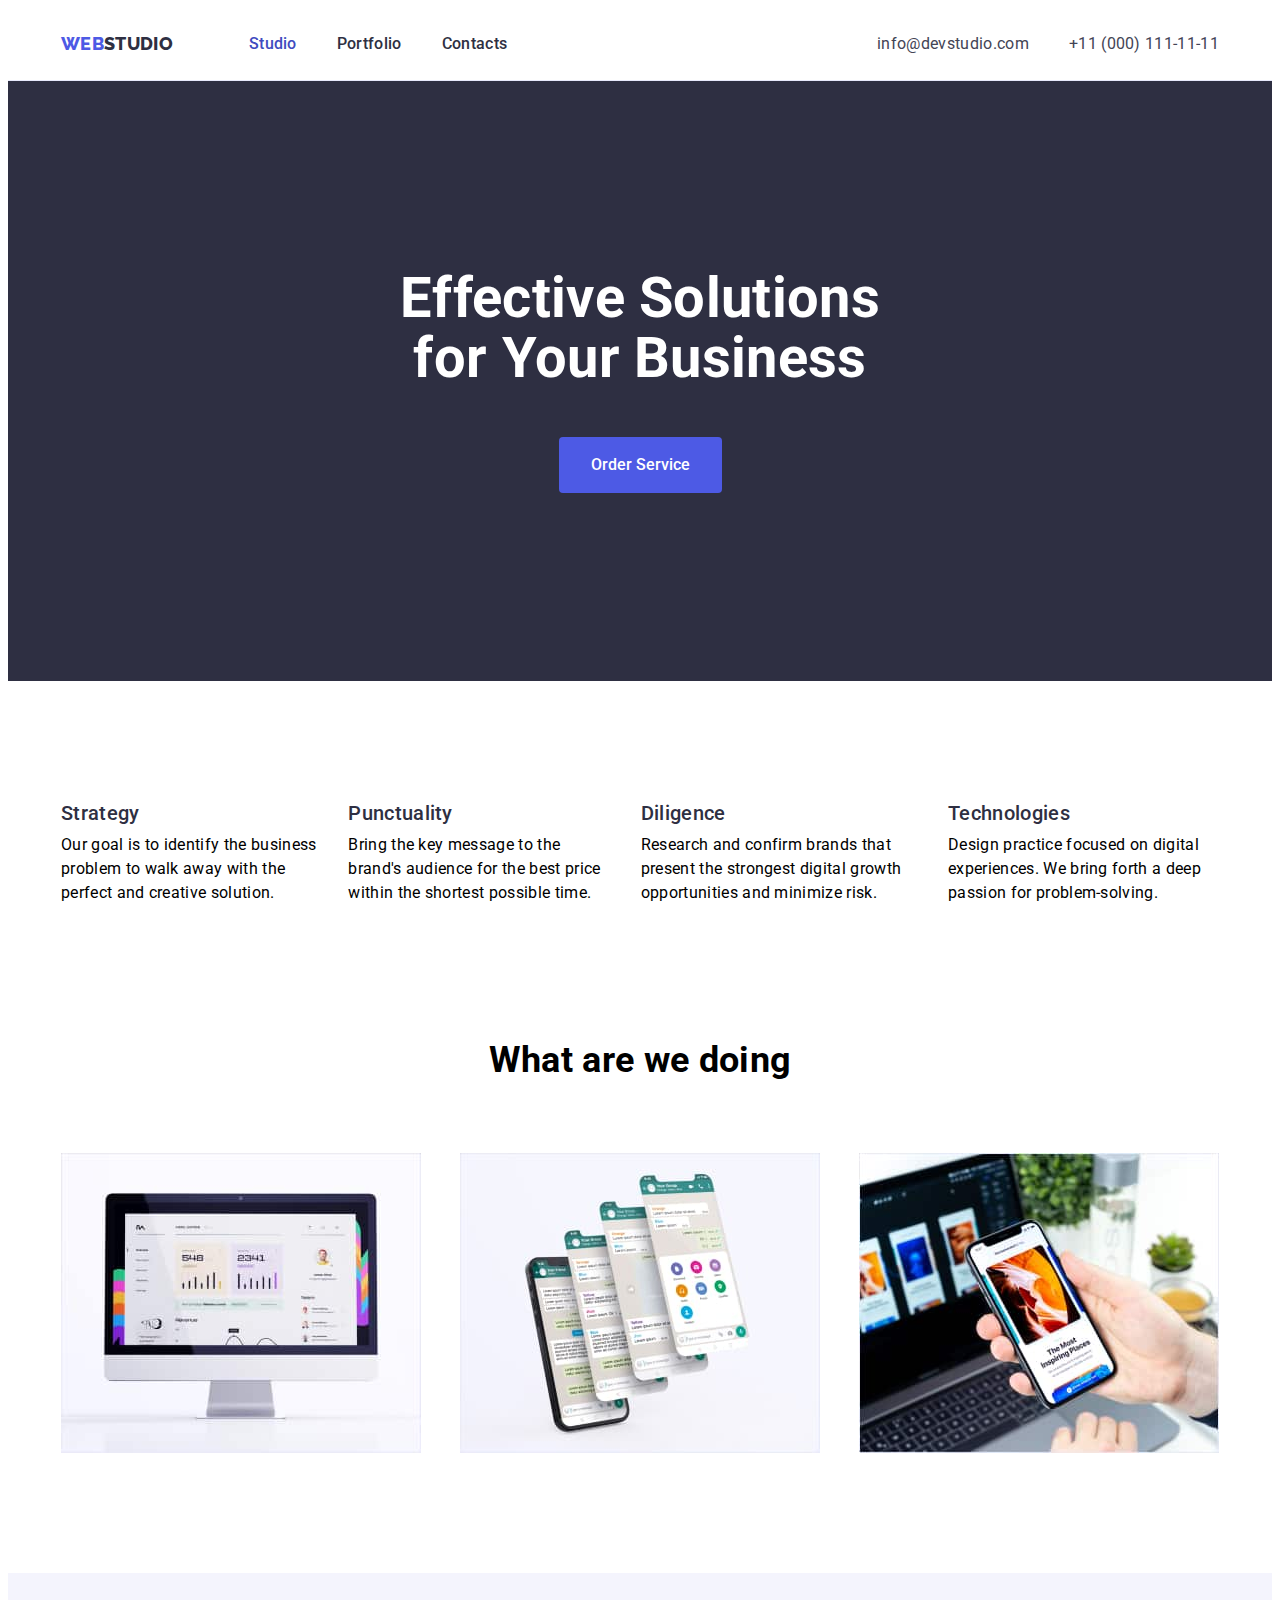
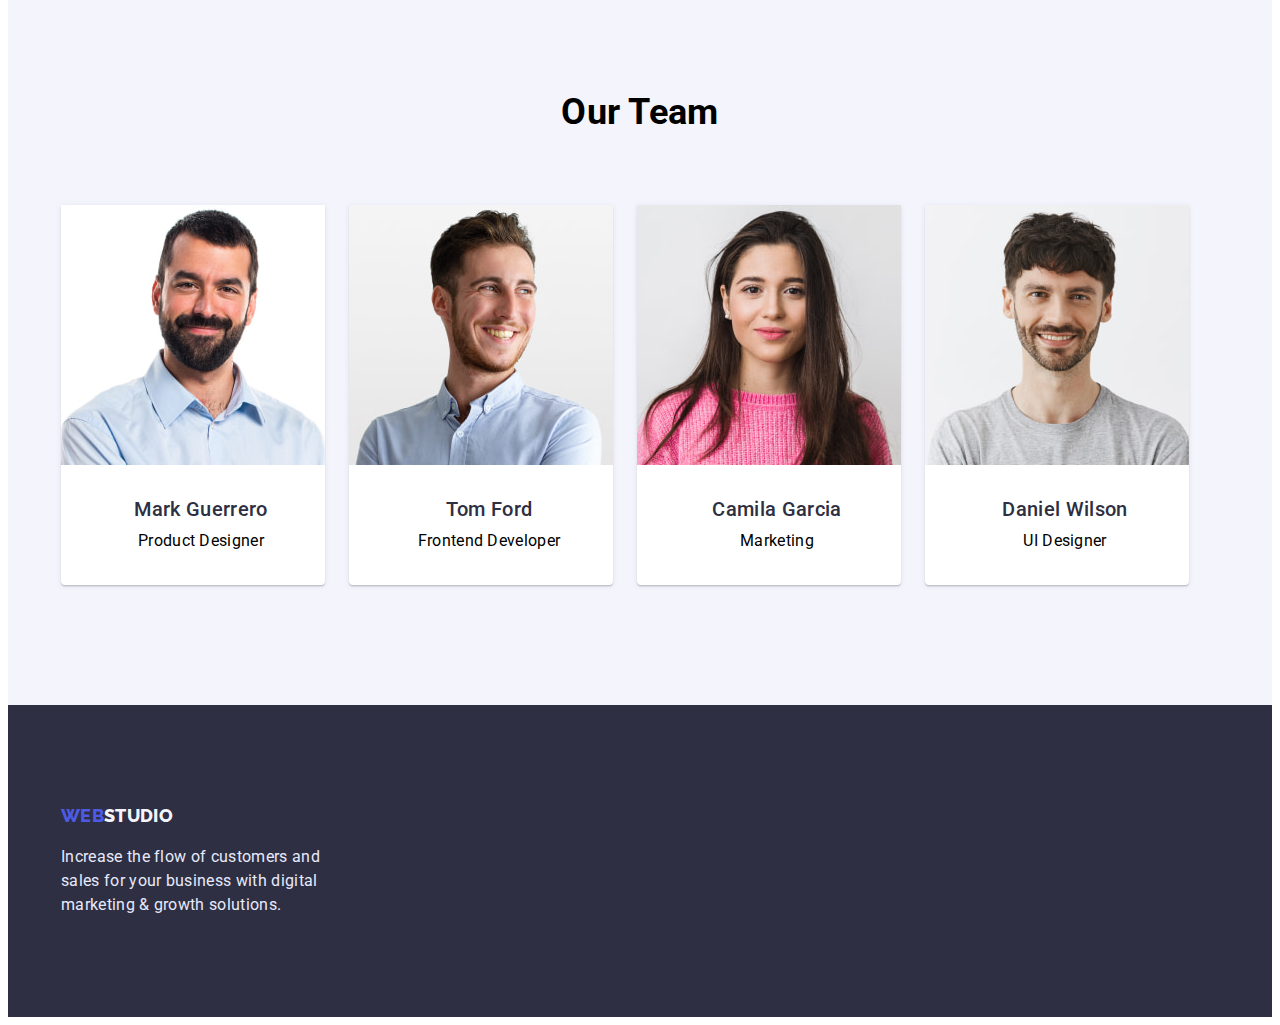
<file: index.html>
<!DOCTYPE html>
<html lang="en">
  <head>
    <meta charset="UTF-8" />
    <meta http-equiv="X-UA-Compatible" content="IE=edge" />
    <meta name="viewport" content="width=device-width, initial-scale=1.0" />
    <title>GOIT Homework 03</title>
    <link rel="preconnect" href="https://fonts.googleapis.com" />
    <link rel="preconnect" href="https://fonts.gstatic.com" crossorigin />
    <link
      href="https://fonts.googleapis.com/css2?family=Raleway:wght@800&family=Roboto:wght@400;500;700&display=swap"
      rel="stylesheet"
    />
    <link
      rel="stylesheet"
      href="https://cdnjs.cloudflare.com/ajax/libs/modern-normalize/1.1.0/modern-normalize.min.css"
      integrity="sha512-wpPYUAdjBVSE4KJnH1VR1HeZfpl1ub8YT/NKx4PuQ5NmX2tKuGu6U/JRp5y+Y8XG2tV+wKQpNHVUX03MfMFn9Q=="
      crossorigin="anonymous"
      referrerpolicy="no-referrer"
    />
    <link rel="stylesheet" href="./css/styles.css" />
  </head>

  <body>
    <!--Шапка-->
    <header class="page-header">
      <div class="container">
        <nav class="site-nav">
          <a class="logo" href="./index.html">
            <span class="logo-accent">Web</span>Studio</a
          >
          <ul class="site-nav list">
            <li class="item">
              <a class="link current" href="./index.html">Studio</a>
            </li>
            <li class="item">
              <a class="link" href="./portofolio.html">Portfolio</a>
            </li>
            <li class="item"><a class="link" href="">Contacts</a></li>
          </ul>
        </nav>

        <address>
          <ul class="auth-nav list">
            <li class="item">
              <a class="link" href="mailto:info@devstudio.com"
                >info@devstudio.com</a
              >
            </li>
            <li class="item">
              <a class="link" href="tel:+110001111111">+11 (000) 111-11-11</a>
            </li>
          </ul>
        </address>
      </div>
    </header>

    <main>
      <!--Hero-->
      <section class="hero">
        <h1 class="title">Effective Solutions for Your Business</h1>
        <button class="order-button" type="button">Order Service</button>
      </section>

      <!--Features-->
      <section class="features">
        <div class="container">
          <h2 class="title" hidden>Features</h2>

          <ul class="features-list list">
            <li>
              <h3 class="subtitle">Strategy</h3>
              <p class="text">
                Our goal is to identify the business problem to walk away with
                the perfect and creative solution.
              </p>
            </li>
            <li>
              <h3 class="subtitle">Punctuality</h3>
              <p>
                Bring the key message to the brand's audience for the best price
                within the shortest possible time.
              </p>
            </li>
            <li>
              <h3 class="subtitle">Diligence</h3>
              <p class="text">
                Research and confirm brands that present the strongest digital
                growth opportunities and minimize risk.
              </p>
            </li>
            <li>
              <h3 class="subtitle">Technologies</h3>
              <p class="text">
                Design practice focused on digital experiences. We bring forth a
                deep passion for problem-solving.
              </p>
            </li>
          </ul>
        </div>
      </section>

      <!--What are we doing-->
      <section class="work-list">
        <div class="container">
          <h2 class="title">What are we doing</h2>

          <ul class="work-list list">
            <li class="item">
              <img
                class="image"
                src="./images/dekstop.jpg"
                alt="Monitor"
                width="360"
              />
            </li>
            <li class="item">
              <img
                class="image"
                src="./images/api.jpg"
                alt="Phones"
                width="360"
              />
            </li>
            <li class="item">
              <img
                class="image"
                src="./images/design.jpg"
                alt="Synchronization"
                width="360"
              />
            </li>
          </ul>
        </div>
      </section>

      <!--Our Team-->
      <section class="our-team">
        <div class="container">
          <h2 class="title">Our Team</h2>

          <ul class="team-list list">
            <li class="team-card">
              <img
                class="image"
                src="./images/photo-mark-guerrero.jpg"
                alt="photo-mark-guerrero"
                width="264"
              />
              <div class="card-label">
                <h3 class="subtitle">Mark Guerrero</h3>
                <p class="text">Product Designer</p>
              </div>
            </li>
            <li class="team-card">
              <img
                class="image"
                src="./images/photo-tom-ford.jpg"
                alt="photo-tom-ford"
                width="264"
              />
              <div class="card-label">
                <h3 class="subtitle">Tom Ford</h3>
                <p class="text">Frontend Developer</p>
              </div>
            </li>
            <li class="team-card">
              <img
                class="image"
                src="./images/photo-camila-garcia.jpg"
                alt="photo-camila-garcia"
                width="264"
              />
              <div class="card-label">
                <h3 class="subtitle">Camila Garcia</h3>
                <p class="text">Marketing</p>
              </div>
            </li>
            <li class="team-card">
              <img
                class="image"
                src="./images/photo-daniel-wilson.jpg"
                alt="photo-daniel-wilson"
                width="264"
              />
              <div class="card-label">
                <h3 class="subtitle">Daniel Wilson</h3>
                <p class="text">UI Designer</p>
              </div>
            </li>
          </ul>
        </div>
      </section>
    </main>

    <!--Footer-->
    <footer class="footer">
      <div class="container">
        <a class="logo" href="./index.html">
          <span class="logo-accent">Web</span>Studio</a
        >
        <p class="text">
          Increase the flow of customers and sales for your business with
          digital marketing & growth solutions.
        </p>
      </div>
    </footer>
  </body>
</html>
</file>
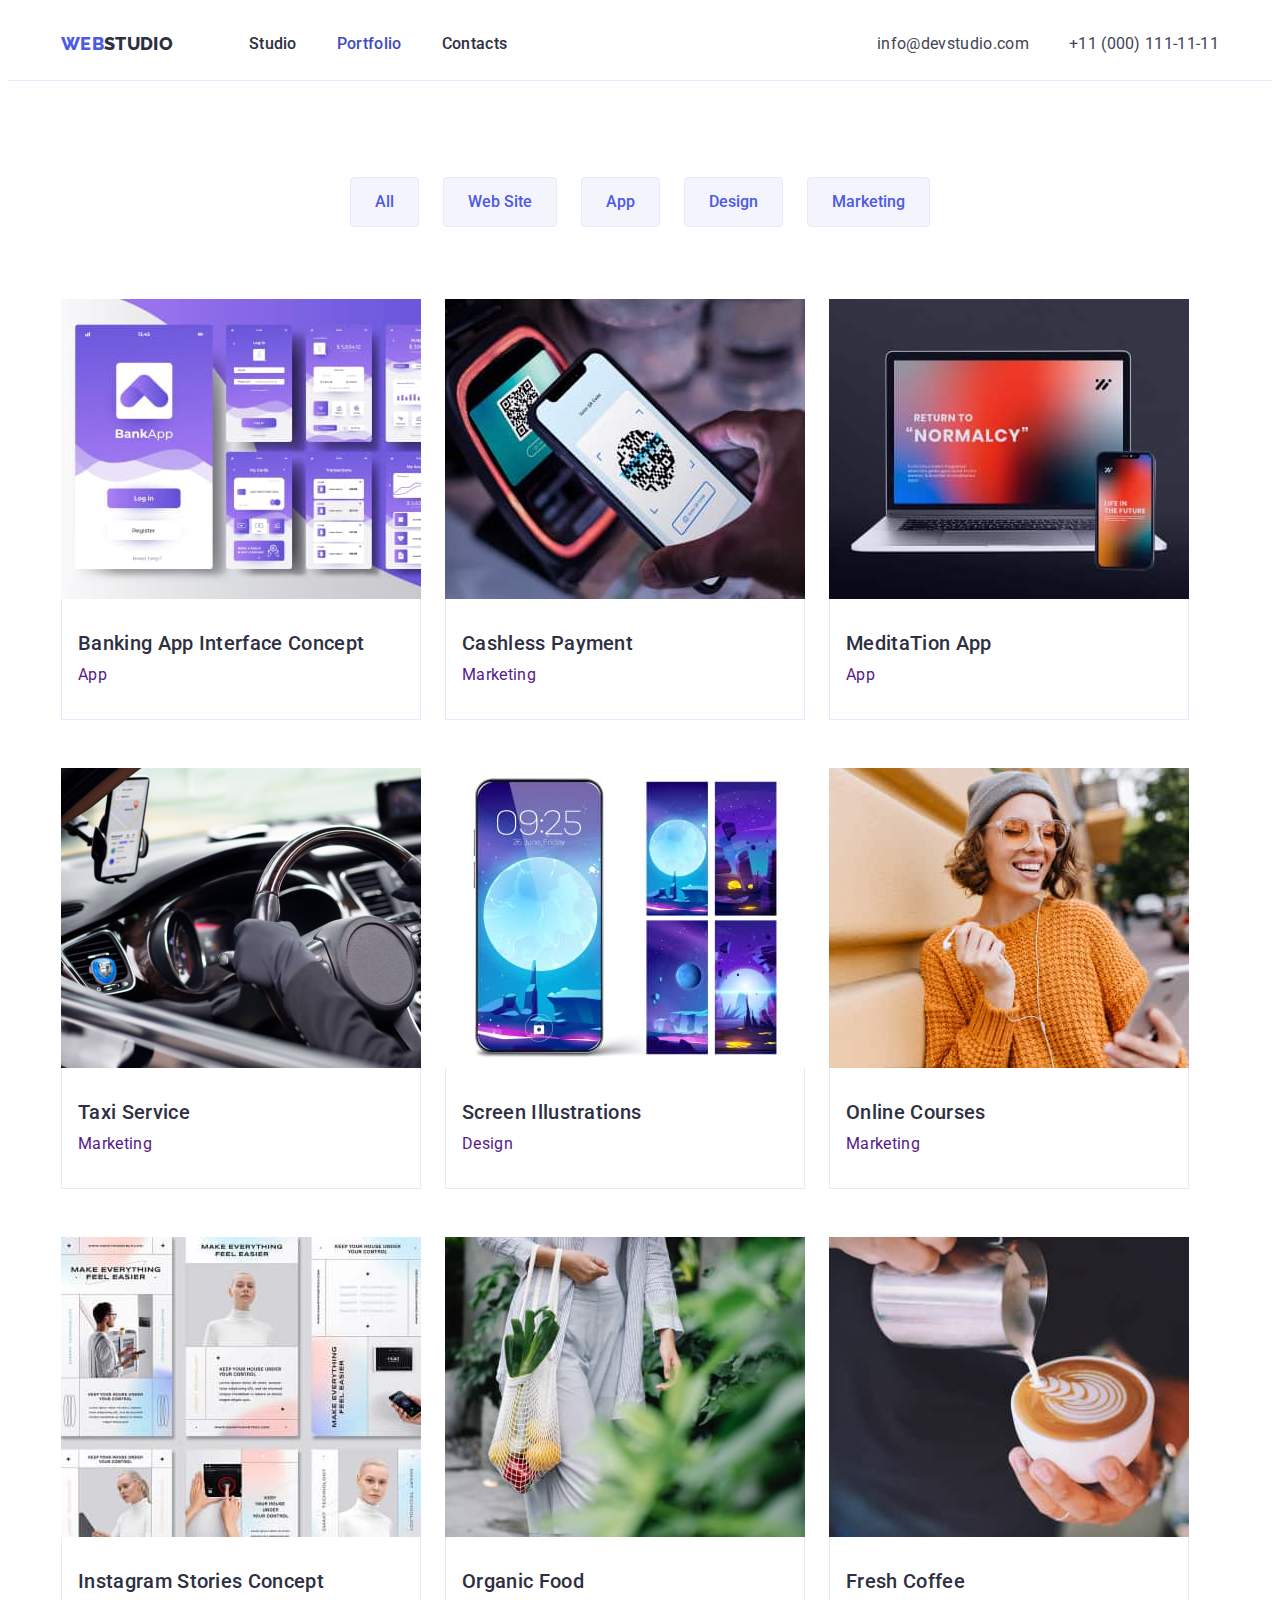
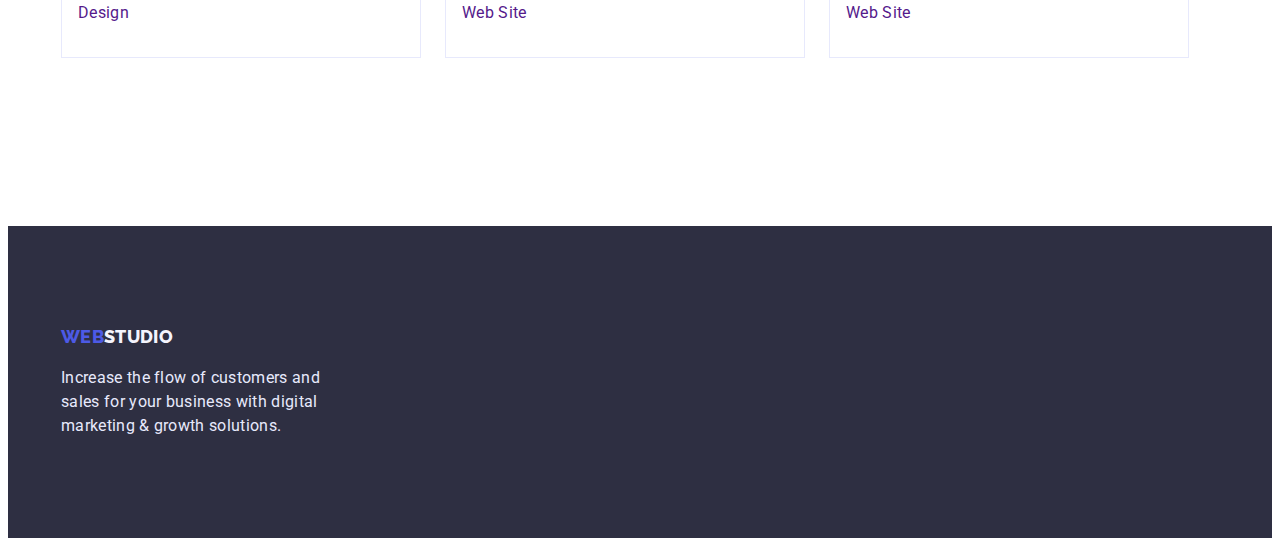
<file: portofolio.html>
<!DOCTYPE html>
<html lang="en">
  <head>
    <meta charset="UTF-8" />
    <meta http-equiv="X-UA-Compatible" content="IE=edge" />
    <meta name="viewport" content="width=device-width, initial-scale=1.0" />
    <title>Portfolio</title>
    <link rel="preconnect" href="https://fonts.googleapis.com" />
    <link rel="preconnect" href="https://fonts.gstatic.com" crossorigin />
    <link
      href="https://fonts.googleapis.com/css2?family=Raleway:wght@800&family=Roboto:wght@400;500;700&display=swap"
      rel="stylesheet"
    />
    <link
      rel="stylesheet"
      href="https://cdnjs.cloudflare.com/ajax/libs/modern-normalize/1.1.0/modern-normalize.min.css"
      integrity="sha512-wpPYUAdjBVSE4KJnH1VR1HeZfpl1ub8YT/NKx4PuQ5NmX2tKuGu6U/JRp5y+Y8XG2tV+wKQpNHVUX03MfMFn9Q=="
      crossorigin="anonymous"
      referrerpolicy="no-referrer"
    />
    <link rel="stylesheet" href="./css/styles.css" />
  </head>

  <body>
    <!--Шапка-->
    <header class="page-header">
      <div class="container">
        <nav class="site-nav">
          <a class="logo" href="./index.html">
            <span class="logo-accent">Web</span>Studio</a
          >
          <ul class="site-nav list">
            <li class="item">
              <a class="link" href="./index.html">Studio</a>
            </li>
            <li class="item">
              <a class="link current" href="./portofolio.html">Portfolio</a>
            </li>
            <li class="item"><a class="link" href="">Contacts</a></li>
          </ul>
        </nav>

        <address>
          <ul class="auth-nav list">
            <li class="item">
              <a class="link" href="mailto:info@devstudio.com"
                >info@devstudio.com</a
              >
            </li>
            <li class="item">
              <a class="link" href="tel:+110001111111">+11 (000) 111-11-11</a>
            </li>
          </ul>
        </address>
      </div>
    </header>

    <main>
      <section class="portfolio">
        <div class="container">
          <ul class="filters list">
            <li class="item">
              <button class="button" type="button">All</button>
            </li>
            <li class="item">
              <button class="button" type="button">Web Site</button>
            </li>
            <li class="item">
              <button class="button" type="button">App</button>
            </li>
            <li class="item">
              <button class="button" type="button">Design</button>
            </li>
            <li class="item">
              <button class="button" type="button">Marketing</button>
            </li>
          </ul>

          <ul class="content list">
            <li class="item">
              <a class="link" href="">
                <img
                  class="image"
                  src="./images/banking-app.jpg"
                  alt="Banking App Interface"
                  width="360"
                />
                <div class="card-label">
                  <h3 class="subtitle">Banking App Interface Concept</h3>
                  <p class="text">App</p>
                </div>
              </a>
            </li>
            <li class="item">
              <a class="link" href="">
                <img
                  class="image"
                  src="./images/cashless-payment.jpg"
                  alt="Cashless Payment with QR code"
                  width="360"
                />
                <div class="card-label">
                  <h3 class="subtitle">Cashless Payment</h3>
                  <p class="text">Marketing</p>
                </div>
              </a>
            </li>
            <li class="item">
              <a class="link" href="">
                <img
                  class="image"
                  src="./images/meditation-app.jpg"
                  alt="Notebook and mobile phone"
                  width="360"
                />
                <div class="card-label">
                  <h3 class="subtitle">MeditaTion App</h3>
                  <p class="text">App</p>
                </div>
              </a>
            </li>
            <li class="item">
              <a class="link" href="">
                <img
                  class="image"
                  src="./images/taxi-service.jpg"
                  alt="Driver behind wheel"
                  width="360"
                />
                <div class="card-label">
                  <h3 class="subtitle">Taxi Service</h3>
                  <p class="text">Marketing</p>
                </div>
              </a>
            </li>
            <li class="item">
              <a class="link" href="">
                <img
                  class="image"
                  src="./images/screen-illustrations.jpg"
                  alt="Variants of screen ilustration with moon"
                  width="360"
                />
                <div class="card-label">
                  <h3 class="subtitle">Screen Illustrations</h3>
                  <p class="text">Design</p>
                </div>
              </a>
            </li>
            <li class="item">
              <a class="link" href="">
                <img
                  class="image"
                  src="./images/online-courses.jpg"
                  alt="Girl listens sth on the phone"
                  width="360"
                />
                <div class="card-label">
                  <h3 class="subtitle">Online Courses</h3>
                  <p class="text">Marketing</p>
                </div>
              </a>
            </li>
            <li class="item">
              <a class="link" href="">
                <img
                  class="image"
                  src="./images/instagram-stories-concept.jpg"
                  alt="Some photos from instagram"
                  width="360"
                />
                <div class="card-label">
                  <h3 class="subtitle">Instagram Stories Concept</h3>
                  <p class="text">Design</p>
                </div>
              </a>
            </li>
            <li class="item">
              <a class="link" href="">
                <img
                  class="image"
                  src="./images/organic-food.jpg"
                  alt="Vegetables in bag"
                  width="360"
                />
                <div class="card-label">
                  <h3 class="subtitle">Organic Food</h3>
                  <p class="text">Web Site</p>
                </div>
              </a>
            </li>
            <li class="item">
              <a class="link" href="">
                <img
                  class="image"
                  src="./images/fresh-coffee.jpg"
                  alt="Cap of coffee"
                  width="360"
                />
                <div class="card-label">
                  <h3 class="subtitle">Fresh Coffee</h3>
                  <p class="text">Web Site</p>
                </div>
              </a>
            </li>
          </ul>
        </div>
      </section>
    </main>

    <!--Footer-->
    <footer class="footer">
      <div class="container">
        <a class="logo" href="./index.html">
          <span class="logo-accent">Web</span>Studio</a
        >
        <p class="text">
          Increase the flow of customers and sales for your business with
          digital marketing & growth solutions.
        </p>
      </div>
    </footer>
  </body>
</html>
</file>
<file: css/styles.css>
:root {
  /*Fonts*/
  --text-color-primary: #434455; /*slate*/
  --text-color-secondary: #e7e9fc; /*cornflower*/
  --title-color-primary: #2e2f42; /*navy blue*/
  --title-color-inverted: #ffffff; /*white*/
  --logo-color-dark: #2e2f42; /*navy blue*/
  --logo-color-light: #f4f4fd; /*cloud*/
  --logo-color-accent: #4d5ae5; /*Iris*/
  --text-color-hover: #404bbf; /*ocean*/
  /*Backgrounds*/
  --bg-color-main: #ffffff; /*white*/
  --bg-color-light-primary: #f4f4fd; /*cloud*/
  --bg-color-light-secondary: #e7e9fc; /*cornflower*/
  --bg-color-dark: #2e2f42; /*navy blue*/
  --bg-color-accent: #4d5ae5; /*Iris*/
  --bg-color-hover: #404bbf; /*ocean*/
}

body {
  color: var(--primary-text-color);
  font-family: "Roboto", sans-serif;
  font-weight: 400;
  font-size: 16px;
  line-height: 1.5;
  background-color: var(bg-color-main);
  letter-spacing: 0.02em;
}

p,
h1,
h2,
h3,
h4,
h5,
h6 {
  margin-top: 0;
}
.list {
  list-style-type: none;
  margin: 0;
  padding: 0;
}

.container {
  width: 1158px;
  margin: 0 auto;
  padding-left: 15px;
  padding-right: 15px;
}

/*Header*/
.page-header {
  background-color: var(--bg-color-main);
  border-bottom: 1px solid var(--bg-color-light-secondary);
}

.page-header .container {
  display: flex;
  align-items: center;
  justify-content: space-between;
}

.logo {
  padding-top: 24px;
  padding-bottom: 24px;
  margin-right: 76px;

  font-family: "Raleway", sans-serif;
  color: var(--logo-color-dark);
  font-weight: 800;
  font-size: 18px;
  line-height: 1.33;
  text-transform: uppercase;
  text-decoration: none;
}
.logo-accent {
  color: var(--logo-color-accent);
}

.site-nav,
.auth-nav {
  display: flex;
}

.site-nav .item:not(:last-child),
.auth-nav .item:not(:last-child) {
  margin-right: 40px;
}

.site-nav .link {
  display: block;
  padding-top: 24px;
  padding-bottom: 24px;

  color: var(--title-color-primary);
  font-weight: 500;
  font-size: 16px;
  line-height: 1.5;
  text-decoration: none;
}
.site-nav .link:focus,
.site-nav .link:hover {
  color: var(--text-color-hover);
  text-decoration-line: underline;
  text-underline-offset: 4px;
}

.site-nav .link.current {
  color: var(--text-color-hover);
}
.auth-nav .link {
  display: block;
  padding-top: 24px;
  padding-bottom: 24px;

  color: var(--text-color-primary);
  font-style: normal;
  text-decoration: none;
}
.auth-nav .link:focus,
.auth-nav .link:hover {
  color: var(--text-color-hover);
}

/*Hero*/
.hero {
  padding-top: 188px;
  padding-bottom: 188px;

  text-align: center;
  background-color: var(--bg-color-dark);
}
.hero .title {
  margin-left: auto;
  margin-right: auto;
  margin-bottom: 48px;
  width: 496px;

  color: var(--title-color-inverted);
  font-size: 56px;
  line-height: 1.07;
}
.order-button {
  padding: 16px 32px;

  background-color: var(--bg-color-accent);
  color: var(--title-color-inverted);
  border: none;
  border-radius: 4px;
  font-family: inherit;
  font-weight: 500;
  font-size: 16px;
  line-height: 1.5;
}

.order-button:hover,
.order-button:focus {
  cursor: pointer;
}

/*Features*/
.features {
  padding-top: 120px;
  padding-bottom: 120px;
}
.title {
  margin-bottom: 72px;
  color: var(--primary-title-color);
  font-size: 36px;
  line-height: 1.11;
}
.features-list {
  display: flex;
  gap: 24px;
}

.subtitle {
  margin-bottom: 8px;
  color: var(--title-color-primary);
  font-weight: 500;
  font-size: 20px;
  line-height: 1.2;
}
.text {
  margin-bottom: 0;
}
.work-list {
  padding-bottom: 120px;

  text-align: center;
}
.work-list .list {
  display: flex;
  justify-content: space-between;
  padding-bottom: 0;
}

.image {
  display: block;
}

/*Our team*/
.our-team {
  text-align: center;
  padding-top: 120px;
  padding-bottom: 120px;
  background-color: var(--bg-color-light-primary);
}

.team-list {
  display: flex;
}

.team-card {
  margin-right: 24px;
  background-color: var(--bg-color-main);
  box-shadow: 0px 1px 6px rgba(46, 47, 66, 0.08),
    0px 1px 1px rgba(46, 47, 66, 0.16), 0px 2px 1px rgba(46, 47, 66, 0.08);
  border-radius: 0px 0px 4px 4px;
}

.team-card:last-child {
  margin-right: 0;
}

.card-label {
  padding-top: 32px;
  padding-bottom: 32px;
  padding-left: 16px;
}

/*Footer*/
.footer {
  background-color: var(--bg-color-dark);
  padding-top: 100px;
  padding-bottom: 100px;
}

.footer .logo {
  padding: 0 0;
  margin-right: 0;
  margin-bottom: 16px;

  font-family: "Raleway", sans-serif;
  color: var(--logo-color-light);
  font-weight: 800;
  font-size: 18px;
  line-height: 1.17;
  text-transform: uppercase;
}
.footer .text {
  padding-top: 16px;
  width: 264px;
  color: var(--text-color-secondary);
}

/*PORTFOLIO*/
.portfolio {
  padding-top: 96px;
  padding-bottom: 120px;
}

.filters {
  display: flex;
  justify-content: center;
  margin-bottom: 72px;
}

.filters .item:not(:last-child) {
  margin-right: 24px;
}

.filters .button {
  padding: 12px 24px;
  background-color: var(--bg-color-light-primary);
  border: 1px solid var(--bg-color-light-secondary);
  border-radius: 4px;
  color: var(--logo-color-accent);
  font-family: inherit;
  font-weight: 500;
  font-size: 16px;
  line-height: 1.5;
}
.filters .button:focus,
.filters .button:hover {
  background-color: var(--bg-color-hover);
  border-radius: 4px;
  color: var(--title-color-inverted);
  cursor: pointer;
}

.content {
  display: flex;
  flex-wrap: wrap;
}

.content .item {
  width: 360px;
  margin-right: 24px;
  margin-bottom: 48px;
}

.content .item:nth-child(3n) {
  margin-right: 0;
}

.content .link {
  text-decoration: none;
}

.item .card-label {
  border: 1px solid var(--bg-color-light-secondary);
  border-top: none;
}
</file>
